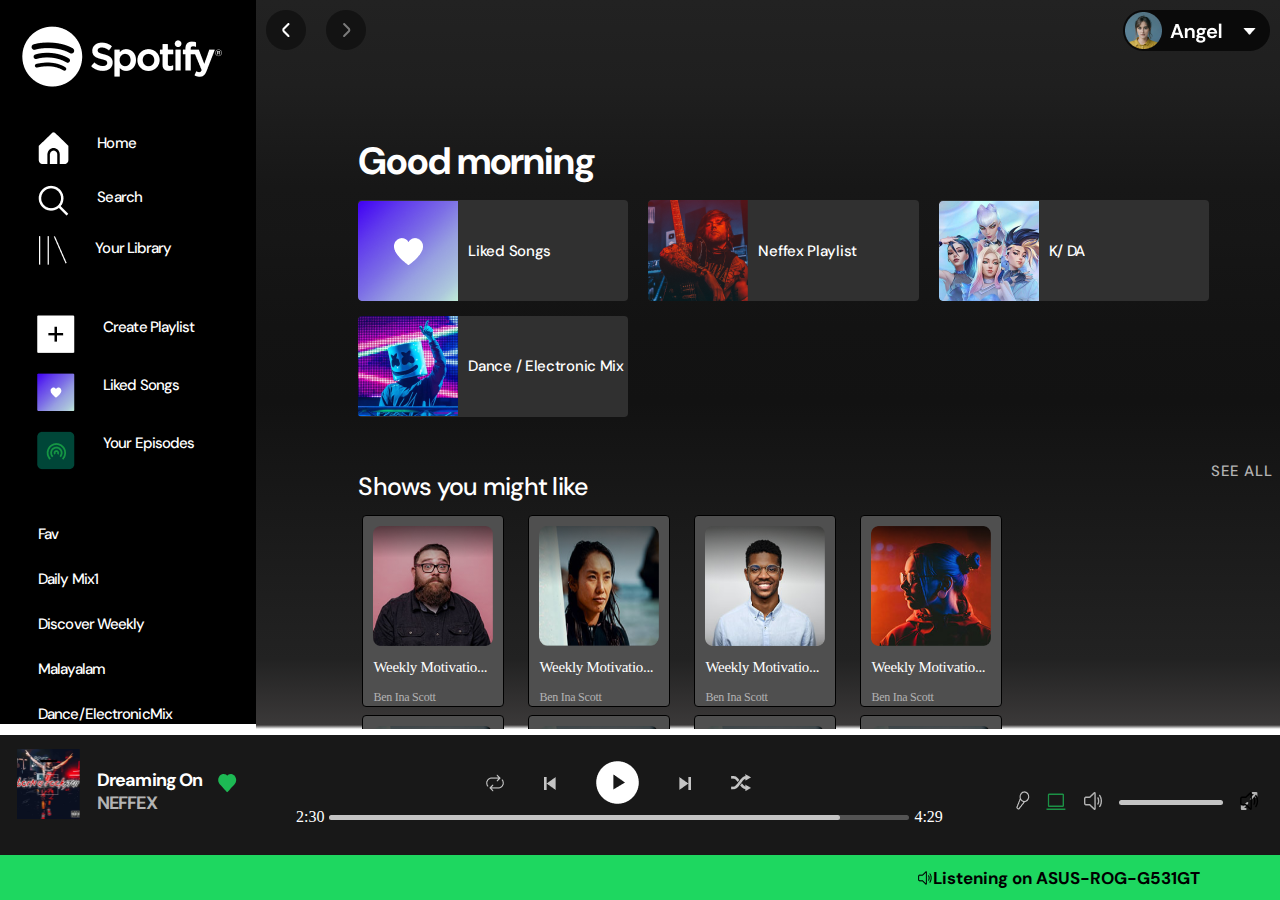
<file: index.html>
<!DOCTYPE html>
<html lang="en">

<head>
    <link rel="icon" type="image/x-icon" href="./Asset2/logo.png">
    <link rel="preconnect" href="https://fonts.googleapis.com">
    <link rel="preconnect" href="https://fonts.gstatic.com" crossorigin>
    <link
        href="https://fonts.googleapis.com/css2?family=ABeeZee&family=Anton&family=Bebas+Neue&family=DM+Sans:opsz,wght@9..40,700&display=swap"
        rel="stylesheet">
    <link rel="stylesheet" href="style.css">
    <meta charset="UTF-8">
    <meta name="viewport" content="width=device-width, initial-scale=1.0">
    <title>spotify_clone</title>
</head>

<body>
    <!-- section1 -->
    <section class="sidebar">

        <div class="div">
            <img class="logo" src="./Asset2/Spotify logo (1).png" alt="logo">
        </div>

        <div class="leftopttop">

            <div class="leftopttop1">

                <!-- sidetop -->

                <div>
                    <a href="http://127.0.0.1:5500/page2/index2.html">
                        <img src="./Asset2/fi-ss-home (1).png" alt="Logo">
                        <p class="opt">Home</p>
                    </a>
                </div>

                <div>
                    <a href="about:blank">
                        <img src="./Asset2/fi-rs-search.png" alt="Logo">
                        <p class="opt">Search</p>
                    </a>
                </div>

                <div>
                    <a href="about:blank">
                        <img src="./Asset2/library.png" alt="Logo">
                        <p class="opt">Your Library</p>
                    </a>
                </div>

            </div>

        </div>

        <!-- sidemiddle -->

        <div class="sidemiddle">
            <div>
                <div>
                    <a href="about:blank">
                        <img src="./Asset2/plus.png" alt="Logo">
                        <p class="opt">Create Playlist</p>
                    </a>
                </div>

                <div>
                    <a href="about:blank">
                        <img src="./Asset2/purpleheart.png" alt="Logo">
                        <p class="opt">Liked Songs</p>
                    </a>
                </div>

                <div>
                    <a href="about:blank">
                        <img src="./Asset2/hotspot.png" alt="Logo">
                        <p class="opt">Your Episodes</p>
                    </a>
                </div>
            </div>
        </div>

        <!-- Left Playlist -->
        <div class="leftplaylist">

            <div>
                <a href="about:blank">
                    <p class="opt">Fav</p>
                </a>
            </div>

            <div>
                <a href="about:blank">
                    <p class="opt">Daily Mix1</p>
                </a>
            </div>

            <div>
                <a href="about:blank">
                    <p class="opt">Discover Weekly</p>
                </a>
            </div>

            <div>
                <a href="about:blank">
                    <p class="opt">Malayalam</p>
                </a>
            </div>

            <div>
                <a href="about:blank">
                    <p class="opt">Dance/ElectronicMix</p>
                </a>
            </div>

            <div>
                <a href="about:blank">
                    <p class="opt">EDM/Popular</p>
                </a>
            </div>
        </div>

        <!-- install -->

        <div>
            <div>
                <a class="installopt" href="about:blank">
                    <img src="./Asset2/grommet-icons_install-option.png" alt="logo">
                    <p class="installopt">Install App</p>
                </a>
            </div>
        </div>
    </section>

    <!-- section2 -->
    <section class="minplay1">

        <div class="nowplaying">
            <img class="playingimg" src="./Asset2/playing-img.png" alt="playing-img">

            <div class="songinfo">
                <div class="dreamon">
                    <p>Dreaming On</p>
                </div>

                <div class="neffex">
                    <p>NEFFEX</p>
                </div>
            </div>

            <div class="favicon">
                <img src="./Asset2/bx_bxs-heart.png" alt="favicon">
            </div>
        </div>

        <!-- players controls -->

        <div class="playerscontrols">


            <div class="controlsbtn">

                <div>
                    <img class="playerbtn" src="./Asset2/Vector (7).png" alt="button">
                </div>

                <div>
                    <img class="playerbtn" src="./Asset2/Vector (4).png" alt="button">
                </div>

                <div>
                    <img class="playerbtn" src="./Asset2/Vector (5).png" alt="button">
                </div>

                <div>
                    <img class="playerbtn" src="./Asset2/Vector (6).png" alt="button">
                </div>

                <div>
                    <img class="playerbtn" src="./Asset2/Vector (3).png" alt="button">
                </div>
            </div>

            <div class="progressbar">
                2:30
                <div class="progressbar1">
                    <div class="progressbar2">
                    </div>
                </div>
                4:29
            </div>
        </div>

        <!-- player right side options -->

        <div class="rightoptions">

            <div>
                <img class="rightbtn" src="./Asset2/Vector (8).png" alt="button">
            </div>

            <div>
                <img class="rightbtn" src="./Asset2/carbon_laptop.png" alt="button">
            </div>

            <div>
                <img class="rightbtn" src="./Asset2/fluent_speaker-2-24-regular (1).png" alt="button">
            </div>

            <div class="rightvolbar">

            </div>

            <div>
                <img class="rightbtn" src="./Asset2/tabler_arrows-diagonal.png" alt="button">
            </div>

        </div>

    </section>

    <!-- divice listining -->
    <div class="divicelis">
        <img class="diviimg" src="./Asset2/fluent_speaker-2-24-regular.png" alt="speakerlogo">
        <p class="divip">Listening on ASUS-ROG-G531GT</p>
    </div>

    <!-- section3 -->

    <section class="maincontain">

        <!-- nav btns -->
        <div class="navbarmain">
            <div class="navbar">
                <div>
                    <img src="./Asset2/top arrow navigation.png" alt="">
                </div>
                <div>
                    <img src="./Asset2/User (2).png" alt="">
                </div>
            </div>
        </div>

        <!-- Good Morning section -->
        <div class="goodmorning">
          <div class="goodmorning-p">
            <p>Good morning</p>
          </div>

          <div class="goodmorninglist">
            <img src="./Asset2/Group purple.png" alt="">
            <h6 class="goodh6">Liked Songs</h6>
          </div>

          <div class="goodmorninglist">
            <img src="./Asset2/Group 1 (1).png" alt="">
            <h6 class="goodh6">Neffex Playlist</h6>
          </div>

          <div class="goodmorninglist">
            <img src="./Asset2/Group 1.png" alt="">
            <h6 class="goodh6">K/ DA</h6>
          </div>

          <div class="goodmorninglist">
            <img src="./Asset2/Group dance.png" alt="">
            <h6 class="goodh6">Dance / Electronic Mix</h6>
          </div>

        </div>

        <!-- Shows you might like section -->

        <div class="showsyoumightlike">


              <div class="seeall1">
                <div class="showsyoumightlike-p">
                    <p>Shows you might like</p>
                  </div>

                  <div>
                    <p class="seeall2">SEE ALL</p>
                  </div>

              </div>
      
               <div class="showyml">

                <div class="showsyoumightlikelist">
                    <img class="showlisimg" src="./Asset2/Rectangle 21.png" alt="">
                    <p class="showh6">Weekly Motivatio...</p>
                    <p class="showh7">Ben Ina Scott</p>
                  </div>
        
                  <div class="showsyoumightlikelist">
                    <img class="showlisimg" src="./Asset2/Rectangle 16.png" alt="">
                    <p class="showh6">Weekly Motivatio...</p>
                    <p class="showh7">Ben Ina Scott</p>
                  </div>

                  <div class="showsyoumightlikelist">
                    <img class="showlisimg" src="./Asset2/Rectangle 23.png" alt="">
                    <p class="showh6">Weekly Motivatio...</p>
                    <p class="showh7">Ben Ina Scott</p>
                  </div>

                  <div class="showsyoumightlikelist">
                    <img class="showlisimg" src="./Asset2/Rectangle 22.png" alt="">
                    <p class="showh6">Weekly Motivatio...</p>
                    <p class="showh7">Ben Ina Scott</p>
                  </div>

                  <div class="showsyoumightlikelist">
                    <img class="showlisimg" src="./Asset2/Rectangle 16.png" alt="">
                    <p class="showh6">Weekly Motivatio...</p>
                    <p class="showh7">Ben Ina Scott</p>
                  </div>

                  <div class="showsyoumightlikelist">
                    <img class="showlisimg" src="./Asset2/Rectangle 16.png" alt="">
                    <p class="showh6">Weekly Motivatio...</p>
                    <p class="showh7">Ben Ina Scott</p>
                  </div>

                  <div class="showsyoumightlikelist">
                    <img class="showlisimg" src="./Asset2/Rectangle 16.png" alt="">
                    <p class="showh6">Weekly Motivatio...</p>
                    <p class="showh7">Ben Ina Scott</p>
                  </div>

                  <div class="showsyoumightlikelist">
                    <img class="showlisimg" src="./Asset2/Rectangle 16.png" alt="">
                    <p class="showh6">Weekly Motivatio...</p>
                    <p class="showh7">Ben Ina Scott</p>
                  </div>

                  <div class="showsyoumightlikelist">
                    <img class="showlisimg" src="./Asset2/Rectangle 16.png" alt="">
                    <p class="showh6">Weekly Motivatio...</p>
                    <p class="showh7">Ben Ina Scott</p>
                  </div>
                  
               </div>
      
        </div>

    </section>

</body>

</html>
</file>
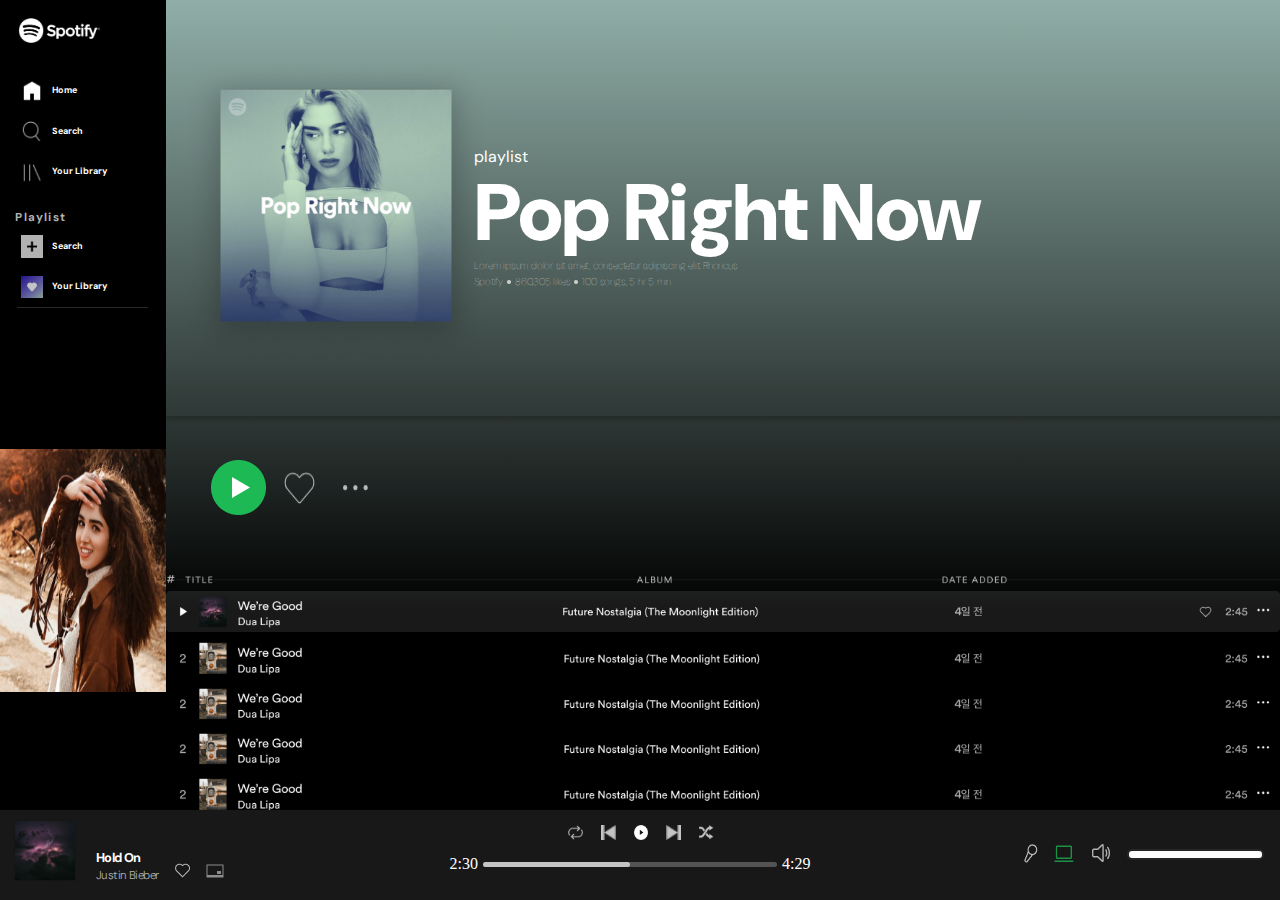
<file: page2/index2.html>
<!DOCTYPE html>
<html lang="en">

<head>
    <link rel="icon" type="image/x-icon" href="./spotify-download-logo-30.png">
    <link rel="preconnect" href="https://fonts.googleapis.com">
    <link rel="preconnect" href="https://fonts.gstatic.com" crossorigin>
    <link
        href="https://fonts.googleapis.com/css2?family=ABeeZee&family=Anton&family=Bebas+Neue&family=DM+Sans:opsz,wght@9..40,700&display=swap"
        rel="stylesheet">
    <link rel="stylesheet" href="style2.css">
    <meta charset="UTF-8">
    <meta name="viewport" content="width=device-width, initial-scale=1.0">
    <title>spotify_clone2</title>
</head>

<body>
    <!-- section1 -->
    <section class="sidebar">

        <div class="div">
            <img class="logo" src="./Asset3/Spotify logo (1).png" alt="logo">
        </div>

        <div class="leftopttop">

            <div class="leftopttop1">

                <!-- sidetop -->

                <div>
                    <a href="http://127.0.0.1:5500/page2/index2.html">
                        <img class="sideimg" src="./Frame (2).png" alt="Logo">
                        <p class="opt">Home</p>
                    </a>
                </div>

                <div>
                    <a href="about:blank">
                        <img class="sideimg" src="./Frame (3).png" alt="Logo">
                        <p class="opt">Search</p>
                    </a>
                </div>

                <div>
                    <a href="about:blank">
                        <img class="sideimg" src="./Frame (4).png" alt="Logo">
                        <p class="opt">Your Library</p>
                    </a>
                </div>
                 
                <div class="play">
                    <p class="play2">Playlist</p>
                </div>

                <div>
                    <a href="about:blank">
                        <img class="sideimg" src="./Frame (5).png" alt="Logo">
                        <p class="opt">Search</p>
                    </a>
                </div>

                <div>
                    <a href="about:blank">
                        <img class="sideimg" src="./Frame (6).png" alt="Logo">
                        <p class="opt">Your Library</p>
                    </a>
                </div>
                <div class="line2"></div>
            </div>
        </div>

        </div>
        <div class="albumart">
            <img class="albumartimg" src="./album art.png" alt="">
         </div>

        <!-- Left Playlist -->
    </section>

    <!-- section2 -->
    <section class="minplay1">

        <div class="nowplaying">
            <img class="playingimg" src="./Rectangle 9.png" alt="playing-img">

            <div class="songinfo">
                <div class="dreamon">
                    <p>Hold On</p>
                </div>

                <div class="neffex">
                    <p>Justin Bieber</p>
                </div>
            </div>

            <div class="favicon">
                <img src="./Union.png" alt="favicon">
            </div>
            <div class="favicon">
                <img src="./Group 3.png" alt="favicon">
            </div>
        </div>

        <!-- players controls -->

        <div class="playerscontrols">


            <div class="controlsbtn">

                <div class="playersimg">
                    <img class="playerbtn" src="./Asset3/Vector (7).png" alt="button">
                </div>

                <div class="playersimg">
                    <img class="playerbtn" src="./Asset3/Vector (4).png" alt="button">
                </div>

                <div class="playersimg">
                    <img class="playerbtn" src="./Asset3/Vector (5).png" alt="button">
                </div>

                <div class="playersimg">
                    <img class="playerbtn" src="./Asset3/Vector (6).png" alt="button">
                </div>

                <div class="playersimg">
                    <img class="playerbtn" src="./Asset3/Vector (3).png" alt="button">
                </div>
            </div>

            <div class="progressbar">
                2:30
                <div class="progressbar1">
                    <div class="progressbar2">
                    </div>
                </div>
                4:29
            </div>
        </div>

        <!-- player right side options -->

        <div class="rightoptions">
            <div>
                <img class="rightbtn" src="./Asset3/Vector (8).png" alt="button">
            </div>

            <div>
                <img class="rightbtn" src="./Asset3/carbon_laptop.png" alt="button">
            </div>

            <div>
                <img class="rightbtn" src="./Asset3/fluent_speaker-2-24-regular (1).png" alt="button">
            </div>
            <div class="rightvolbar">
              <label for="volume" >
                <div> <input type="range" min="0" max="15" value="15" id="myRange"></div>
              </label>
            </div>

        </div>

    </section>

    <!-- divice listining -->
    <!-- section3 -->

    <section class="maincontain">

       <!-- playlist -->

       <div class="maincontainerplaylist">

        <div >
            <img class="duaimg" src="./스크린샷 2021-03-16 오후 4.04 2.png" alt="">
        </div>

        <div class="dua-p">

            <p>playlist</p>

            <div>

               <div>
                <p class="pop">Pop Right Now</p>
               </div>

               <div class="lorem">

                <p >Lorem ipsum dolor sit amet, consectetur adipiscing elit. Rhoncus</p>

                    <div class="spoinfo">
                        <p>Spotify</p>
                    <img class="spoimg" src="./Ellipse 8.png" alt="">
                    <p>860,305 likes</p>
                    <img class="spoimg" src="./Ellipse 8.png" alt="">
                    <p>100 songs, 5 hr 5 min</p>  
                    </div>

               </div>
            </div>
        </div>
       
       </div>

       <!-- middlepart -->
       
       <div class="middlepart">

        <img src="./thumb_play.png" alt="">
        <img src="./heart.png" alt="">
        <img src="./more_big.png" alt="">

       </div>

       <div>
        <img class="line1" src="./Group 16.png" alt="">
       </div>

       <!-- playlist section -->

       <div>
        <img class="default" src="./selected.png" alt="">
       </div>
       <div>
        <img class="default" src="./default.png" alt="">
       </div>
       <div>
        <img class="default" src="./default.png" alt="">
       </div>
       <div>
        <img class="default" src="./default.png" alt="">
       </div>
       <div>
        <img class="default" src="./default.png" alt="">
       </div>
       <div>
        <img class="default" src="./default.png" alt="">
       </div>
       <div>
        <img class="default" src="./default.png" alt="">
       </div>
       <div>
        <img class="default" src="./default.png" alt="">
       </div>
       <div>
        <img class="default" src="./default.png" alt="">
       </div>
       <div>
        <img class="default" src="./default.png" alt="">
       </div>
       <div>
        <img class="default" src="./default.png" alt="">
       </div>
       <div>
        <img class="default" src="./default.png" alt="">
       </div>
       <div>
        <img class="default" src="./default.png" alt="">
       </div>

    </section>
</body>

</html>
</file>
<file: style.css>
* {
    margin: 0px;
    padding: 0px;
}

img:hover,
p:hover,
h1:hover,
h2:hover,
h3:hover,
h4:hover,
h5:hover,
h6:hover {
    opacity: 0.8;
}

img:hover {
    opacity: 1.5;
    transform: scale(1.2);
    cursor: pointer;
}

p:hover,
h1:hover,
h2:hover,
h3:hover,
h4:hover,
h5:hover,
h6:hover {
    transform: scale(1.08);
    cursor: pointer;
}
/*  chat gpt  */
/* Media query to hide anchor tag images on smaller screens */
@media screen and (max-width: 748px) , (max-height: 1000px) {
    .sidemiddlediv img {
        display: none;
    }
}

/* Media query to make sidebar width 100% on smaller screens */
@media screen and (max-width: 1000px) {
    .sidebar {
        width: 100%;
    }
}

/* Adjust the image size for responsiveness */
.sidemiddlediv img {
    max-width: 100%; /* Make the images responsive */
    height: auto;
    /* Add any additional styling you need */
}


.sidebar {
    position: absolute;
    top: 0;
    left: 0;
    width: 20%;
    height: calc(100% - 19.6%);
    overflow-y: auto;
    background-color: #000000;
    z-index: 10;
}

.sidebar::-webkit-scrollbar {
    width: 0;
    background-color: transparent;
}

.logo {
    margin-top: 10%;
    margin-left: 8%;
}

.leftopttop {
    margin-top: 25%;
    margin-left: 15%;
    border-radius: 6px;
}

.leftopttop,
a {
    color: white;
    text-decoration: none;
    display: flex;
    margin-top: 20px;
}

.opt {
    margin-left: 28px;
    font-family: DM Sans;
    font-size: 15px;
    font-weight: 500;
    line-height: 25px;
    letter-spacing: -0.06em;
    text-align: left;
}

.sidemiddle {

    width: 209.99px;
    height: 160.58px;
    margin-top: 50.8px;
    margin-left: 37.06px;
}

.leftplaylist {
    width: 213.69px;
    height: 277.92px;
    margin-top: 46.32px;
    margin-left: 10.06px;
}

.install {
    width: 39.65px;
    height: 29.65px;
    margin-top: 56.06px;
    margin-left: 37.06px;
    padding: 1.24px, 1.24px, 1.24px, 1.24px;
}

.installopt {
    margin-left: 28px;
    font-family: DM Sans;
    font-size: 19px;
    font-weight: 700;
    line-height: 25px;
    letter-spacing: -0.06em;
    text-align: left;
}

.miniplaylist {
    display: flex;
}

.divicelis {
    position: fixed;
    width: 100%;
    height: 5%;
    bottom: 0;
    background-color: #1ED760;
    display: flex;
    align-items: center;
    justify-content: right;
    z-index: 30;
}

.divip {
    font-family: DM Sans;
    font-size: 17px;
    font-weight: 700;
    line-height: 22px;
    letter-spacing: 0em;
    text-align: left;
    color: #000000;
    margin-right: 80px;
}

.diviimg {
    margin-left: 5px;
}

.minplay1 {
    position: fixed;
    bottom: 30px;
    justify-content: space-between;
    display: flex;
    background-color: #181818;
    width: 100%;
    height: 15%;
    border: 1px;
    z-index: 20;
}

.nowplaying {
    display: flex;
}

.playingimg {
    flex-direction: row;
    width: 62.97px;
    height: 70px;
    margin-top: 14px;
    margin-left: 17.09px;
}

.dreamon {
    color: #FFFFFF;
    font-family: DM Sans;
    font-size: 18px;
    font-weight: 700;
    line-height: 23px;
    letter-spacing: -0.05em;
    text-align: left;
}

.neffex {
    color: #FFFFFF;
    font-family: DM Sans;
    font-size: 18px;
    font-weight: 700;
    line-height: 23px;
    letter-spacing: -0.05em;
    text-align: left;
    color: #B3B3B3;

}

.songinfo {
    justify-content: start;
    margin-left: 17px;
    margin-top: 34px;
}

.favicon {
    margin-top: 36px;
    margin-left: 14px;
}

.controlsbtn {
    display: flex;
    justify-content: center;
    align-items: center;
}

.playerscontrols {
    margin-top: 26px;
    align-items: center;
    justify-content: center;
}

.playerbtn {
    margin-left: 20px;
    margin-right: 20px;
}

.progressbar2 {
    width: 511px;
    height: 5px;
    border-radius: 2.5px;
    background-color: #C4C4C4;
}

.progressbar1 {
    margin-right: 5px;
    margin-left: 5px;
    width: 580px;
    height: 5px;
    border-radius: 2.5px;
    background-color: #535353;
}

.progressbar {
    color: #FFFFFF;
    display: flex;
    justify-content: center;
    align-items: center;
}

.rightoptions {
    display: flex;
    align-items: center;
    margin-right: 20px;
}

.rightbtn {
    margin-left: 15px;
}

.rightvolbar {
    width: 104.35px;
    height: 5px;
    border-radius: 2.5px;
    background-color: #C4C4C4;
    margin-left: 15px;
}

.maincontain {
    position: absolute;
    top: 0;
    right: 0;
    width: 80%;
    height: 81%;
    overflow-y: auto;
    background: linear-gradient(180deg, #222222 0%, #1F1F1F 11.64%, #171717 25.66%, #161616 32.94%, #151515 35.98%, #131313 44.89%, #121212 55.22%, #222222 90.34%, #3b3939 99.45%, rgba(18, 18, 18, 0) 100%);
    z-index: 0;

}

.maincontain::-webkit-scrollbar {
    width: 0;
    background-color: transparent;
}
.navbarmain{
    position: sticky;
    top: 0;
}
.navbar {
    margin-top: 10px;
    display: flex;
    justify-content: space-between;
    margin: 10px;
}

.goodmorning {
    margin-left: 10%;
    margin-top: 8%;
    width: 85%;
    height: 294px;
    top: 112px;
    left: 419px;
    display: flex;
    flex-wrap: wrap;
    overflow-y: auto;
    overflow: hidden;
}

.goodmorning-p {
    flex-basis: 100%;
    font-family: DM Sans;
    font-size: 38px;
    font-weight: 700;
    line-height: 49px;
    letter-spacing: -0.03em;
    text-align: left;
    color: #FFFFFF;
}

.goodmorninglist {
    flex-basis: calc(33.33% - 20px);
    display: flex;
    align-items: center;
    justify-content: flex-start;
    height: 101px;
    margin-right: 20px;
    border-radius: 4px;
    background-color: #303030;
    flex-wrap: wrap;
    overflow: hidden;
}

.goodh6 {
    font-family: DM Sans;
    font-size: 15px;
    font-weight: 500;
    line-height: 26px;
    letter-spacing: -0.02em;
    text-align: left;
    color: #FFFFFF;
    margin-left: 10px;
    flex-wrap: wrap;
    overflow: hidden;
}

.Showsyoumightlike {
    margin-left: 10%;
    margin-top: 8%;
    width: 98%;
    height: 294px;
    top: 112px;
    left: 419px;
    display: flex;
    flex-wrap: wrap;
    overflow-y: auto;
    overflow: hidden;
}

.seeall1 {
    display: flex;
    justify-content: space-between;
    align-items: center;
}

.seeall2 {
    font-family: DM Sans;
    font-size: 15px;
    font-weight: 500;
    line-height: 22px;
    letter-spacing: 0.04em;
    width: 69px;
    height: 22px;
    color: #B3B3B3;
}

.showsyoumightlike-p {
    margin-top: 3%;
    justify-content: space-between;
    flex-basis: 100%;
    font-family: DM Sans;
    font-size: 25px;
    font-weight: 500;
    line-height: 49px;
    letter-spacing: -0.03em;
    text-align: left;
    color: #FFFFFF;
    margin-left: 10%;
}

.showyml {
    flex-basis: calc(33.33% - 20px);
    display: flex;
    margin-right: 20px;
    border-radius: 8px;
    flex-wrap: wrap;
    overflow-y: auto;
    overflow: hidden;
    width: 80%;
    margin-left: 10%;
    margin-bottom: 10%;
    justify-content: start;
}

.showsyoumightlikelist {
    margin: 4px;
    justify-content: center;
    width: 120px;
    align-items: center;
    height: 170px;
    padding: 10px;
    margin-right: 20px;
    border-radius: 4px;
    border: #000000 solid 1px;
    background-color: #4F4F4F;
    flex-wrap: wrap;
    overflow-y: auto;
    overflow: hidden;
}

.showlisimg {
    height: 120px;
    width: 120px;

}

.showh6 {
    font-size: 15px;
    font-weight: 500;
    line-height: 35px;
    letter-spacing: -0.02em;
    text-align: left;
    color: #FFFFFF;
}

.showh7 {
    font-size: 12px;
    font-weight: 400;
    line-height: 25px;
    letter-spacing: -0.02em;
    text-align: left;
    color: #B3B3B3;
}
</file>
<file: page2/style2.css>
* {
    margin: 0px;
    padding: 0px;
}

p:hover,
h1:hover,
h2:hover,
h3:hover,
h4:hover,
h5:hover,
h6:hover {
    opacity: 0.8;
}

img:hover {
    cursor: pointer;
}

p:hover,
h1:hover,
h2:hover,
h3:hover,
h4:hover,
h5:hover,
h6:hover {
    transform: scale(1.05);
    cursor: pointer;
}


.sidemiddlediv img {
    max-width: 100%;
    height: auto;
}

.sidebar {
    position: absolute;
    top: 0;
    left: 0;
    width: 13%;
    height: 90%;
    background-color: #000000;
    z-index: 10;
    overflow: hidden;

}

.sidebar::-webkit-scrollbar {
    width: 0;
    background-color: transparent;
}

.logo {
    position: relative;
    margin-top: 2vh;
    width: 50%;
    height: 40%;
    left: 2vh;
    padding: 0.47px, 0.92px, 0.12px, 0.92px;

}

.leftopttop{
    display: flex;
    align-items: start;
    width: 100%;
    height: 33%;
    overflow: hidden;
    margin: 0px 0px 0px 0px;
    padding: 0px 0px 0px 0px;
    margin-left: 0.2vw;
}
.leftopttop2{
    width: 90%;
    height: 100%;
    display: grid;
    justify-content: start;
    align-items: start;
    gap: 2px;
}
.sideimg{
    width: 2.5vw;
    height: 2.5vh;
}

.leftopttop,
a {
    color: white;
    text-decoration: none;
    display: flex;
    justify-content: space-between;
    align-items: center;
    padding: 1vh;
}
.play {
    position: relative;
    margin-left: 0.3vw;
    margin-top: 2vh;
    text-align: left;
}

.play2 {
    color: #B3B3B3;
    font-family: DM Sans;
    font-size: 0.9vw;
    font-weight: 700;
    line-height: 16px;
    letter-spacing: 1.2000000476837158px;
}

.opt {
    font-family: DM Sans;
    font-size: 0.7vw;
    font-weight: 700;
    line-height: 1.5;
    letter-spacing: 0;
    display: flex;
    justify-content: start;
    align-items: center;
    margin-left: 10%;
    height: 100%;
    width: 100%;
    white-space: nowrap;
}

.sidemiddle {
    position: relative;
    width: 100%;
    Height: 30%;
    align-items: center;
    left: 15%;
}

.sidediv {
    display: flex;
    justify-content: space-between;
}

.sidemiddlediv {
    position: relative;
    width: 18%;
    left: 0;
    display: flex;
    justify-content: space-between;
}

.sidemiddleline {
    height: 0.5%;
    width: 75%;
    margin-top: 5%;
    margin-right: 1%;
    background-color: #282828;

}

.albumart {
    height: 30%;
    width: 100%;
    margin-top: 70%;
}
.albumartimg{
    height: 100%;
    width: 100%;
    margin: 0px 0px 0px 0px;
}
playlist {
    width: 213.69px;
    height: 277.92px;
    margin-top: 46.32px;
    margin-left: 10.06px;
}

.install {
    width: 39.65px;
    height: 29.65px;
    margin-top: 56.06px;
    margin-left: 37.06px;
    padding: 1.24px, 1.24px, 1.24px, 1.24px;
}

.installopt {
    margin-left: 28px;
    font-family: Circular Stds;
    font-size: 1.5vw;
    font-weight: 700;
    line-height: 25px;
    letter-spacing: -0.06em;
    text-align: left;
}

.miniplaylist {
    display: flex;
}

.divicelis {
    position: fixed;
    width: 100%;
    height: 5%;
    bottom: 0;
    background-color: #1ED760;
    display: flex;
    align-items: center;
    justify-content: right;
    z-index: 30;
}

.divip {
    font-family: Circular Std;
    font-size: 1.5vw;
    font-weight: 700;
    line-height: 22px;
    letter-spacing: 0em;
    text-align: left;
    color: #000000;
    margin-right: 80px;
}

.diviimg {
    margin-left: 5px;
}

.minplay1 {
    position: fixed;
    bottom: 0;
    justify-content: space-between;
    display: flex;
    align-items: center;
    background-color: #181818;
    width: 100%;
    height: 10%;
    border: 1px;
    z-index: 20;
}

.nowplaying {
    display: flex;
    align-items: end;
    margin-bottom: 4vh;
    height: 100%;
    width: 100%;
    gap: 0.5%;
}

.playingimg {
    flex-direction: row;
    width: 5vw;
    height: 7vh;
    margin-left: 1vw;
}

.dreamon {
    color: #FFFFFF;
    font-family: DM Sans;
    font-size: 1vw;
    font-weight: 700;
    line-height: 23px;
    letter-spacing: -0.05em;
    text-align: left;
}

.neffex {
    color: #FFFFFF;
    font-family: DM Sans;
    font-size: 0.9vw;
    font-weight: 300;
    line-height: 1.15;
    letter-spacing: -0.05em;
    text-align: left;
    color: #B3B3B3;

}

.songinfo {
    justify-content: start;
    margin-left: 17px;
    margin-top: 5%;
}

.favicon {
    margin-top: 36px;
    margin-left: 14px;
}

.controlsbtn {
    Width: 100%;
    Height: 50%;
    display: flex;
    justify-content:center;
    align-items: center;
    overflow: hidden;
}

.playerscontrols {
    Width: 100%;
    Height: 100%;
}

.playerbtn {
    margin-left: 20px;
    margin-right: 20px;
    height: 100%;
    width: 100%;
    display: flex;
    margin-right: 1vh;
}
.playersimg{
    height: 35%;
    width: 3.5%;
    margin-right: 2vh;
}
.progressbar2 {
    width: 50%;
    height: 5px;
    border-radius: 2.5px;
    background-color: #C4C4C4;
}

.progressbar1 {
    margin-right: 5px;
    margin-left: 5px;
    width: 70%;
    height: 5px;
    border-radius: 2.5px;
    background-color: #535353;
}

.progressbar {
    color: #FFFFFF;
    display: flex;
    justify-content: center;
    align-items: center;
}

.rightoptions {
    justify-content: end;
    display: flex;
    align-items: center;
    margin-right: 20px;
    Width: 100%;
    Height: 50%;
}

.rightbtn {
    margin-left: 15px;
}

.rightvolbar {
    appearance: none;
    border-radius: 2.5px;
    margin-left: 15px;
}

#myRange::-webkit-slider-thumb {
    -webkit-appearance: none;
    appearance: none;
    width: 0;
    height: 100%;
}

#myRange::-moz-range-thumb {
    width: 0;
    height: 0;
}

#myRange::-ms-thumb {
    width: 0;
    height: 0;
}


#myRange {
    -webkit-appearance: none;
    appearance: none;
    width: 100%;
    border: 2px solid #272525;
    border-radius: 5px;
}

#myRange::-webkit-slider-runnable-track {
    height: 7px;
    border-radius: 5px;
}

#myRange::-moz-range-track {
    height: 10px;
    border-radius: 5px;
}

#myRange::-ms-track {
    height: 10px;
    border-radius: 5px;
}


#rangeValue {
    color: whitesmoke;
    font-family: DM Sans;
    font-size: 15px;
}

.maincontain {
    position: absolute;
    top: 0;
    right: 0;
    width: 87%;
    height: 90%;
    overflow-y: auto;
    overflow-x: hidden;
    background: linear-gradient(180deg, #90AEA7 0%, #000000 75.7%);
    z-index: 0;

}

.maincontain::-webkit-scrollbar {
    width: 0;
    background-color: transparent;
}

.maincontainerplaylist {
    background-color: transparent;
    width: 100vw;
    height: 40vh;
    display: flex;
    flex-wrap: wrap;
    overflow: hidden;
    align-items: start;
    justify-content: flex-start;
    align-items: flex-start;
    box-shadow: 0px 4px 4px rgba(0, 0, 0, 0.2);
    margin-top: 5%;
}

.duaimg {
    margin-left: 5%;
    margin-right: 5%;
    transition: transform 0.4s ease;
}

.duaimg:hover {
    transform: scale(1.08);
}

.dua-p {
    font-family: DM Sans;
    color: #FFFFFF;
    margin-top: 10vh;
    width: 70%;
    height: 70%;
}

.dua-p-info {
    display: flex;
    font-family: DM Sans;
    color: #FFFFFF;
    margin-top: 10vh;
    width: 70%;
    height: 100%;
}

.pop {
    font-family: DM Sans;
    font-size: 80px;
    font-weight: 900;
    line-height: 70%;
    letter-spacing: -0.02em;
    text-align: left;
    display: flex;
    width: 70%;
    margin-top: 2%;
}

.lorem {
    font-family: DM Sans;
    font-size: 10px;
    font-weight: 100;
    line-height: 16px;
    letter-spacing: -0.02em;
    text-align: left;
    margin-top: 2%;
    color: #C6CAC9;
}

.spoinfo {
    display: flex;
    align-items: center;
}

.spoimg {
    height: 4px;
    width: 4px;
    color: #FFFFFF;
    margin: 4px;
}

.middlepart {
    margin: 4%;
    display: flex;
    justify-content: start;
    gap: 1%;
}

.line1{
    width: 100%;
    height: 5%;
}
.line2{
    height: 0.1vh;
    width: 125%;
    background-color: #282828;
    margin-left: 5%;
}
.default {
    width: 100%;
}

/*media quries  */
@media(max-width:748px) {

    .sidebar {
        width: 100%;
        height: 80%;
        overflow-y: auto;
    }
    img{
        display: none;
    }
    .leftopttop1 {
        display: grid;
        justify-content: start;
        align-items: start;
        height: 100%;
    }
    .leftopttop{
        height: 100%;
    }
    .playerscontrols{
        width: 100%;
    }
    .controlsbtn{
        width: 100%;
    }
    .play2{
        display: none;
    }
    .minplay1{
        width: 100%;
        height: 20%;
    }
    .nowplaying{
        display: none;
    }
    .rightoptions{
        display: none;
    }
    .opt {
        font-family: DM Sans;
        font-size: 10vw;
        font-weight: 700;
        line-height: 1.5;
        letter-spacing: 0;
        display: flex;
        justify-content: start;
        align-items: center;
        height: 100%;
        width: 100%;
        white-space: nowrap;

    }
    .albumart {
        display: none;
    }
    .play {
        position: relative;
        margin-left: 15vw;
        margin-top: 10vh;
        text-align: left;
    }
    
    .play2 {
        color: #B3B3B3;
        font-family: DM Sans;
        font-size: 10vw;
        font-weight: 700;
        line-height: 16px;
        letter-spacing: 1.2000000476837158px;
    }
}
</file>
